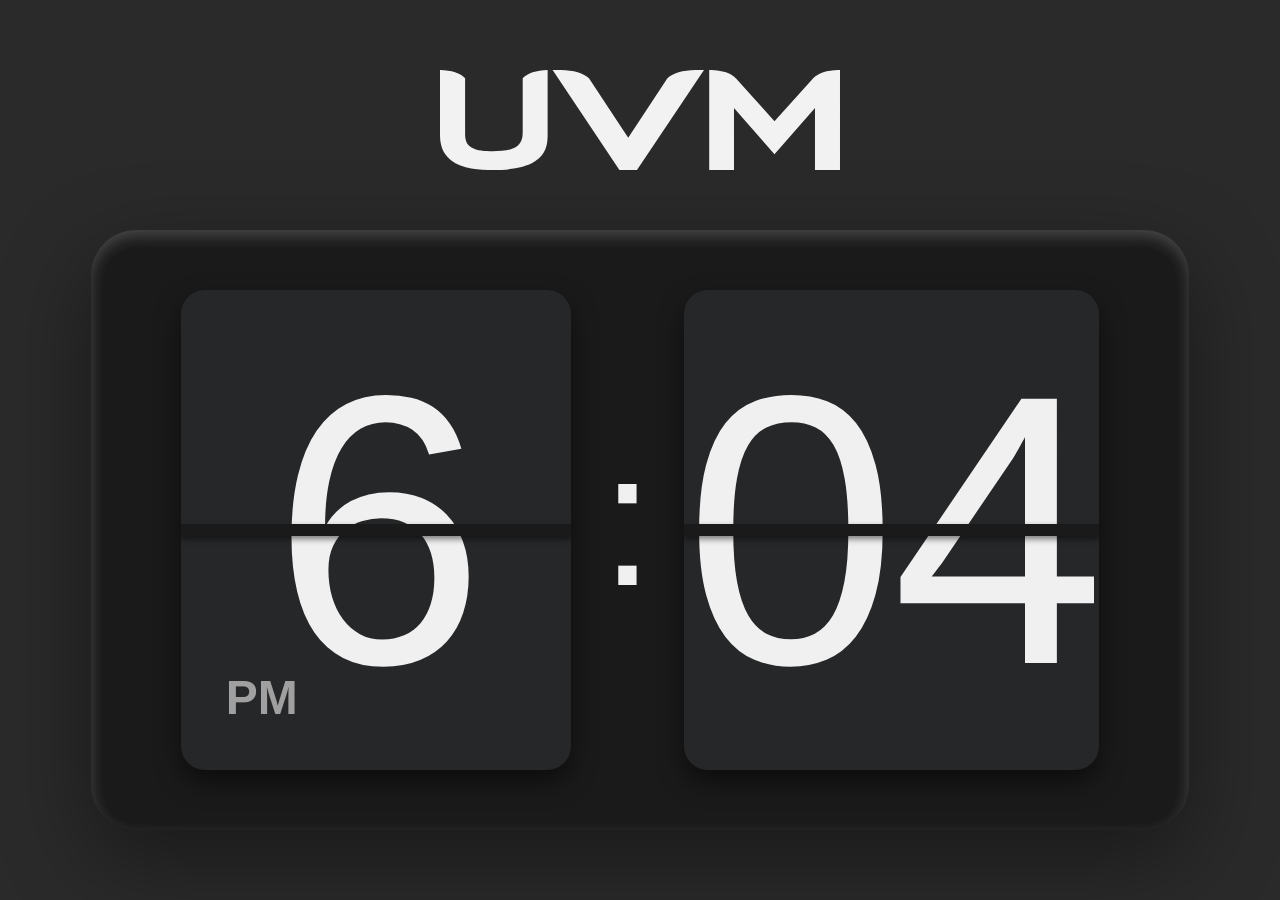
<file: index.html>
<!DOCTYPE html>
<html lang="es">
<head>
    <meta charset="UTF-8">
    <meta name="viewport" content="width=device-width, initial-scale=1.0">
    <title>Reloj Digital UVM</title>
    <link rel="stylesheet" href="style.css">
</head>
<body>
    <div class="clock-container">
        <div id="logo-container">
            <!-- PEGA AQUÍ TU CÓDIGO SVG DE LA UVM -->
            <img src="uvm.svg" alt="Descripción" width="400">
            <!-- EJEMPLO TEMPORAL -->

        </div>
        
        <!-- Nuevo contenedor estilo Flip Clock -->
        <div id="clock">
            <div class="flip-card">
                <span id="period">PM</span>
                <div id="hours" class="number">--</div>
            </div>
            
            <div class="separator">:</div>
            
            <div class="flip-card">
                <div id="minutes" class="number">--</div>
            </div>
        </div>
    </div>
    <script src="script.js"></script>
</body>
</html>
</file>
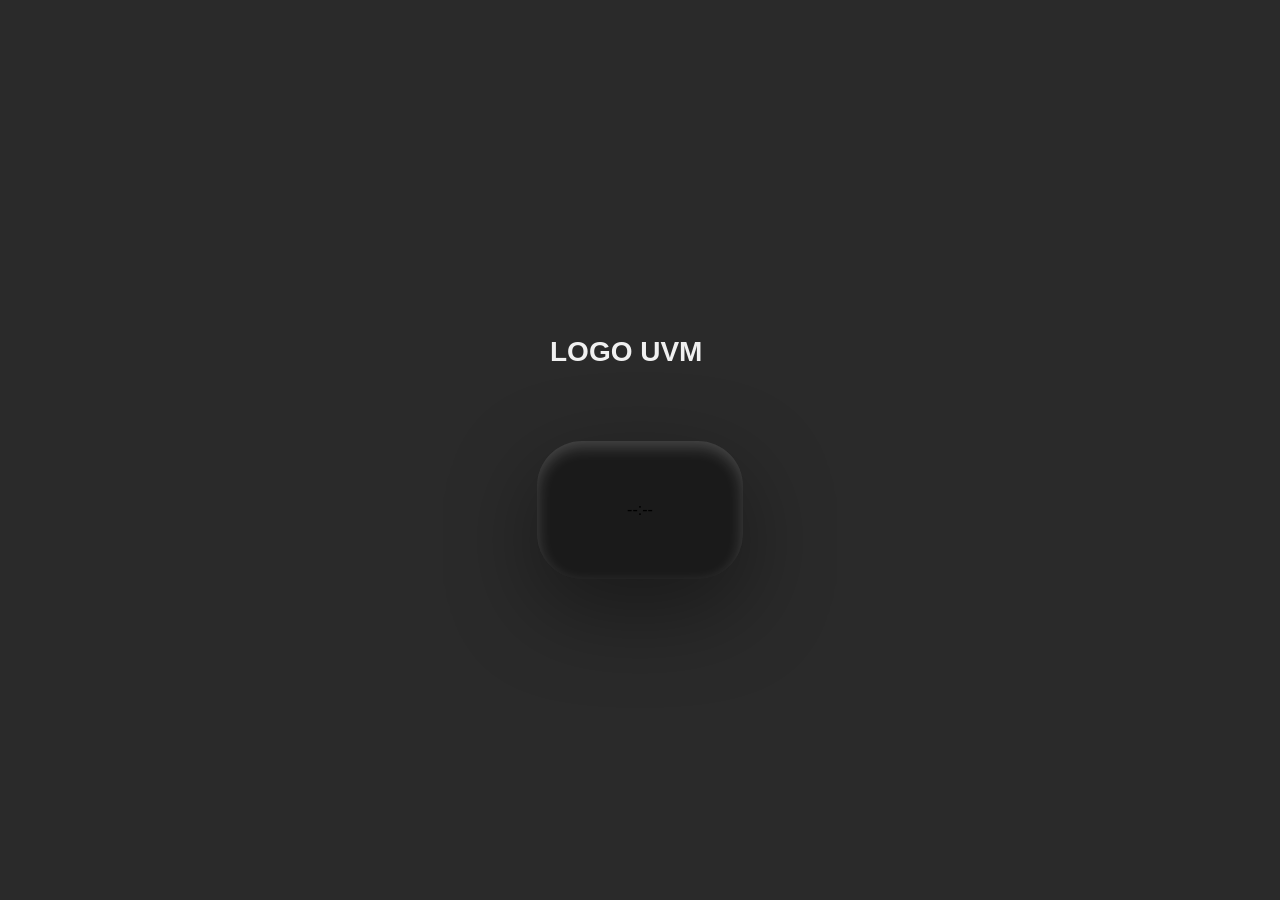
<file: gemini-code-1785608755101.html>
<!DOCTYPE html>
<html lang="es">
<head>
    <meta charset="UTF-8">
    <meta name="viewport" content="width=device-width, initial-scale=1.0">
    <title>Reloj Digital UVM</title>
    <link rel="stylesheet" href="style.css">
</head>
<body>
    <div class="clock-container">
        <div id="logo-container">
            <!-- PEGA TU CÓDIGO SVG DE LA UVM JUSTO DEBAJO DE ESTA LÍNEA -->
            
            <!-- EJEMPLO TEMPORAL (Bórralo cuando pongas el tuyo) -->
            <svg width="200" height="60" viewBox="0 0 200 60" fill="none" xmlns="http://www.w3.org/2000/svg">
                <text x="10" y="40" fill="white" font-size="28" font-weight="bold" font-family="sans-serif">LOGO UVM</text>
            </svg>
            
        </div>
        <div id="clock">--:--</div>
    </div>
    <script src="script.js"></script>
</body>
</html>
</file>
<file: style.css>
body {
    margin: 0;
    height: 100vh;
    display: flex;
    justify-content: center;
    align-items: center;
    background-color: #2a2a2a; /* Fondo gris oscuro */
    font-family: 'Helvetica Neue', Helvetica, Arial, sans-serif; 
}

.clock-container {
    text-align: center;
}

#logo-container {
    margin-bottom: 60px; /* Separación ajustada para el nuevo tamaño */
    display: flex;
    justify-content: center;
}

#logo-container svg {
    max-width: 400px; /* Logo un poco más grande para equilibrar */
    height: auto;
}

#logo-container svg text {
    fill: #f0f0f0; 
}

/* --- ZONA DEL RELOJ (ESCALADA x3) --- */

#clock {
    display: flex;
    align-items: center;
    justify-content: center;
    background-color: #1a1a1a;
    padding: 60px 90px; /* 3 veces más grande (antes 20px 30px) */
    border-radius: 45px; /* (antes 15px) */
    box-shadow: 0 30px 90px rgba(0, 0, 0, 0.4), inset 0 6px 15px rgba(255,255,255,0.2);
    perspective: 3000px; /* Perspectiva ampliada para la nueva escala */
}

/* Tarjetas individuales de horas y minutos */
.flip-card {
    background-color: #262729; 
    border-radius: 24px; /* (antes 8px) */
    position: relative;
    min-width: 390px; /* 3 veces más grande (antes 130px) */
    height: 480px; /* 3 veces más grande (antes 160px) */
    display: flex;
    justify-content: center;
    align-items: center;
    box-shadow: 0 12px 24px rgba(0,0,0,0.5);
    overflow: hidden;
}

/* La línea que corta el número por la mitad */
.flip-card::after {
    content: '';
    position: absolute;
    top: 50%;
    left: 0;
    width: 100%;
    height: 12px; /* 3 veces más gruesa (antes 4px) */
    background-color: #1a1a1a; 
    transform: translateY(-50%);
    z-index: 10;
    box-shadow: 0 3px 6px rgba(0,0,0,0.5);
}

/* Estilo de los números */
.number {
    font-size: 24rem; /* 3 veces más grande (antes 8rem) */
    font-weight: 500;
    color: #f0f0f0;
    letter-spacing: -6px; /* (antes -2px) */
}

/* Indicador AM/PM de la esquina */
#period {
    position: absolute;
    bottom: 45px; /* (antes 15px) */
    left: 45px; /* (antes 15px) */
    font-size: 3rem; /* 3 veces más grande (antes 1rem) */
    font-weight: bold;
    color: #a0a0a0;
    z-index: 20; 
}

/* El punto separador actualizado a dos puntos */
.separator {
    color: #f0f0f0;
    font-size: 12rem; /* Ajustamos el tamaño para que sea proporcional */
    margin: 0 30px; 
    align-self: center; /* Esto los centra perfectamente a la mitad de la altura */
    transform: translateY(-5%); /* Pequeño ajuste óptico para alinear con los números */
}

/* --- ANIMACIÓN 3D --- */

.flip-anim {
    animation: flipCard 0.6s ease-in-out;
}

@keyframes flipCard {
    0% { transform: rotateX(0deg); }
    50% { transform: rotateX(-90deg); opacity: 0.8; }
    50.1% { transform: rotateX(90deg); opacity: 0.8; }
    100% { transform: rotateX(0deg); opacity: 1; }
}
</file>
